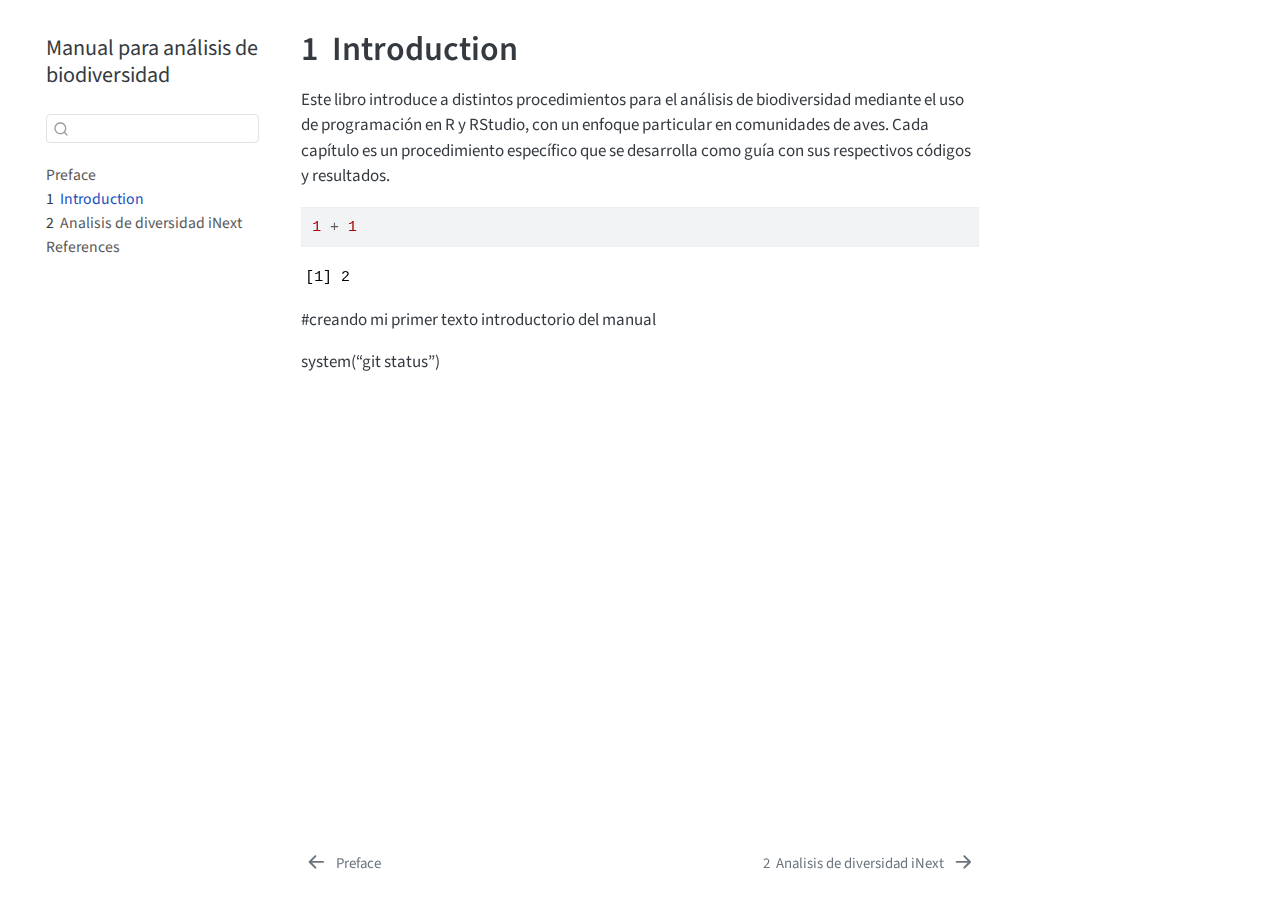
<file: _book/intro.html>
<!DOCTYPE html>
<html xmlns="http://www.w3.org/1999/xhtml" lang="en" xml:lang="en"><head>

<meta charset="utf-8">
<meta name="generator" content="quarto-1.7.31">

<meta name="viewport" content="width=device-width, initial-scale=1.0, user-scalable=yes">


<title>1&nbsp; Introduction – Manual para análisis de biodiversidad</title>
<style>
code{white-space: pre-wrap;}
span.smallcaps{font-variant: small-caps;}
div.columns{display: flex; gap: min(4vw, 1.5em);}
div.column{flex: auto; overflow-x: auto;}
div.hanging-indent{margin-left: 1.5em; text-indent: -1.5em;}
ul.task-list{list-style: none;}
ul.task-list li input[type="checkbox"] {
  width: 0.8em;
  margin: 0 0.8em 0.2em -1em; /* quarto-specific, see https://github.com/quarto-dev/quarto-cli/issues/4556 */ 
  vertical-align: middle;
}
/* CSS for syntax highlighting */
html { -webkit-text-size-adjust: 100%; }
pre > code.sourceCode { white-space: pre; position: relative; }
pre > code.sourceCode > span { display: inline-block; line-height: 1.25; }
pre > code.sourceCode > span:empty { height: 1.2em; }
.sourceCode { overflow: visible; }
code.sourceCode > span { color: inherit; text-decoration: inherit; }
div.sourceCode { margin: 1em 0; }
pre.sourceCode { margin: 0; }
@media screen {
div.sourceCode { overflow: auto; }
}
@media print {
pre > code.sourceCode { white-space: pre-wrap; }
pre > code.sourceCode > span { text-indent: -5em; padding-left: 5em; }
}
pre.numberSource code
  { counter-reset: source-line 0; }
pre.numberSource code > span
  { position: relative; left: -4em; counter-increment: source-line; }
pre.numberSource code > span > a:first-child::before
  { content: counter(source-line);
    position: relative; left: -1em; text-align: right; vertical-align: baseline;
    border: none; display: inline-block;
    -webkit-touch-callout: none; -webkit-user-select: none;
    -khtml-user-select: none; -moz-user-select: none;
    -ms-user-select: none; user-select: none;
    padding: 0 4px; width: 4em;
  }
pre.numberSource { margin-left: 3em;  padding-left: 4px; }
div.sourceCode
  {   }
@media screen {
pre > code.sourceCode > span > a:first-child::before { text-decoration: underline; }
}
</style>


<script src="site_libs/quarto-nav/quarto-nav.js"></script>
<script src="site_libs/quarto-nav/headroom.min.js"></script>
<script src="site_libs/clipboard/clipboard.min.js"></script>
<script src="site_libs/quarto-search/autocomplete.umd.js"></script>
<script src="site_libs/quarto-search/fuse.min.js"></script>
<script src="site_libs/quarto-search/quarto-search.js"></script>
<meta name="quarto:offset" content="./">
<link href="./Analisis_de_diversidad_iNext.html" rel="next">
<link href="./index.html" rel="prev">
<script src="site_libs/quarto-html/quarto.js" type="module"></script>
<script src="site_libs/quarto-html/tabsets/tabsets.js" type="module"></script>
<script src="site_libs/quarto-html/popper.min.js"></script>
<script src="site_libs/quarto-html/tippy.umd.min.js"></script>
<script src="site_libs/quarto-html/anchor.min.js"></script>
<link href="site_libs/quarto-html/tippy.css" rel="stylesheet">
<link href="site_libs/quarto-html/quarto-syntax-highlighting-e1a5c8363afafaef2c763b6775fbf3ca.css" rel="stylesheet" id="quarto-text-highlighting-styles">
<script src="site_libs/bootstrap/bootstrap.min.js"></script>
<link href="site_libs/bootstrap/bootstrap-icons.css" rel="stylesheet">
<link href="site_libs/bootstrap/bootstrap-364982630eef5352dd1537128a8ed5cb.min.css" rel="stylesheet" append-hash="true" id="quarto-bootstrap" data-mode="light">
<script id="quarto-search-options" type="application/json">{
  "location": "sidebar",
  "copy-button": false,
  "collapse-after": 3,
  "panel-placement": "start",
  "type": "textbox",
  "limit": 50,
  "keyboard-shortcut": [
    "f",
    "/",
    "s"
  ],
  "show-item-context": false,
  "language": {
    "search-no-results-text": "No results",
    "search-matching-documents-text": "matching documents",
    "search-copy-link-title": "Copy link to search",
    "search-hide-matches-text": "Hide additional matches",
    "search-more-match-text": "more match in this document",
    "search-more-matches-text": "more matches in this document",
    "search-clear-button-title": "Clear",
    "search-text-placeholder": "",
    "search-detached-cancel-button-title": "Cancel",
    "search-submit-button-title": "Submit",
    "search-label": "Search"
  }
}</script>


</head>

<body class="nav-sidebar floating quarto-light">

<div id="quarto-search-results"></div>
  <header id="quarto-header" class="headroom fixed-top">
  <nav class="quarto-secondary-nav">
    <div class="container-fluid d-flex">
      <button type="button" class="quarto-btn-toggle btn" data-bs-toggle="collapse" role="button" data-bs-target=".quarto-sidebar-collapse-item" aria-controls="quarto-sidebar" aria-expanded="false" aria-label="Toggle sidebar navigation" onclick="if (window.quartoToggleHeadroom) { window.quartoToggleHeadroom(); }">
        <i class="bi bi-layout-text-sidebar-reverse"></i>
      </button>
        <nav class="quarto-page-breadcrumbs" aria-label="breadcrumb"><ol class="breadcrumb"><li class="breadcrumb-item"><a href="./intro.html"><span class="chapter-number">1</span>&nbsp; <span class="chapter-title">Introduction</span></a></li></ol></nav>
        <a class="flex-grow-1" role="navigation" data-bs-toggle="collapse" data-bs-target=".quarto-sidebar-collapse-item" aria-controls="quarto-sidebar" aria-expanded="false" aria-label="Toggle sidebar navigation" onclick="if (window.quartoToggleHeadroom) { window.quartoToggleHeadroom(); }">      
        </a>
      <button type="button" class="btn quarto-search-button" aria-label="Search" onclick="window.quartoOpenSearch();">
        <i class="bi bi-search"></i>
      </button>
    </div>
  </nav>
</header>
<!-- content -->
<div id="quarto-content" class="quarto-container page-columns page-rows-contents page-layout-article">
<!-- sidebar -->
  <nav id="quarto-sidebar" class="sidebar collapse collapse-horizontal quarto-sidebar-collapse-item sidebar-navigation floating overflow-auto">
    <div class="pt-lg-2 mt-2 text-left sidebar-header">
    <div class="sidebar-title mb-0 py-0">
      <a href="./">Manual para análisis de biodiversidad</a> 
    </div>
      </div>
        <div class="mt-2 flex-shrink-0 align-items-center">
        <div class="sidebar-search">
        <div id="quarto-search" class="" title="Search"></div>
        </div>
        </div>
    <div class="sidebar-menu-container"> 
    <ul class="list-unstyled mt-1">
        <li class="sidebar-item">
  <div class="sidebar-item-container"> 
  <a href="./index.html" class="sidebar-item-text sidebar-link">
 <span class="menu-text">Preface</span></a>
  </div>
</li>
        <li class="sidebar-item">
  <div class="sidebar-item-container"> 
  <a href="./intro.html" class="sidebar-item-text sidebar-link active">
 <span class="menu-text"><span class="chapter-number">1</span>&nbsp; <span class="chapter-title">Introduction</span></span></a>
  </div>
</li>
        <li class="sidebar-item">
  <div class="sidebar-item-container"> 
  <a href="./Analisis_de_diversidad_iNext.html" class="sidebar-item-text sidebar-link">
 <span class="menu-text"><span class="chapter-number">2</span>&nbsp; <span class="chapter-title">Analisis de diversidad iNext</span></span></a>
  </div>
</li>
        <li class="sidebar-item">
  <div class="sidebar-item-container"> 
  <a href="./references.html" class="sidebar-item-text sidebar-link">
 <span class="menu-text">References</span></a>
  </div>
</li>
    </ul>
    </div>
</nav>
<div id="quarto-sidebar-glass" class="quarto-sidebar-collapse-item" data-bs-toggle="collapse" data-bs-target=".quarto-sidebar-collapse-item"></div>
<!-- margin-sidebar -->
    <div id="quarto-margin-sidebar" class="sidebar margin-sidebar zindex-bottom">
        
    </div>
<!-- main -->
<main class="content" id="quarto-document-content">

<header id="title-block-header" class="quarto-title-block default">
<div class="quarto-title">
<h1 class="title"><span class="chapter-number">1</span>&nbsp; <span class="chapter-title">Introduction</span></h1>
</div>



<div class="quarto-title-meta">

    
  
    
  </div>
  


</header>


<p>Este libro introduce a distintos procedimientos para el análisis de biodiversidad mediante el uso de programación en R y RStudio, con un enfoque particular en comunidades de aves. Cada capítulo es un procedimiento específico que se desarrolla como guía con sus respectivos códigos y resultados.</p>
<div class="cell">
<div class="sourceCode cell-code" id="cb1"><pre class="sourceCode r code-with-copy"><code class="sourceCode r"><span id="cb1-1"><a href="#cb1-1" aria-hidden="true" tabindex="-1"></a><span class="dv">1</span> <span class="sc">+</span> <span class="dv">1</span></span></code><button title="Copy to Clipboard" class="code-copy-button"><i class="bi"></i></button></pre></div>
<div class="cell-output cell-output-stdout">
<pre><code>[1] 2</code></pre>
</div>
</div>
<p>#creando mi primer texto introductorio del manual</p>
<p>system(“git status”)</p>



</main> <!-- /main -->
<script id="quarto-html-after-body" type="application/javascript">
  window.document.addEventListener("DOMContentLoaded", function (event) {
    const icon = "";
    const anchorJS = new window.AnchorJS();
    anchorJS.options = {
      placement: 'right',
      icon: icon
    };
    anchorJS.add('.anchored');
    const isCodeAnnotation = (el) => {
      for (const clz of el.classList) {
        if (clz.startsWith('code-annotation-')) {                     
          return true;
        }
      }
      return false;
    }
    const onCopySuccess = function(e) {
      // button target
      const button = e.trigger;
      // don't keep focus
      button.blur();
      // flash "checked"
      button.classList.add('code-copy-button-checked');
      var currentTitle = button.getAttribute("title");
      button.setAttribute("title", "Copied!");
      let tooltip;
      if (window.bootstrap) {
        button.setAttribute("data-bs-toggle", "tooltip");
        button.setAttribute("data-bs-placement", "left");
        button.setAttribute("data-bs-title", "Copied!");
        tooltip = new bootstrap.Tooltip(button, 
          { trigger: "manual", 
            customClass: "code-copy-button-tooltip",
            offset: [0, -8]});
        tooltip.show();    
      }
      setTimeout(function() {
        if (tooltip) {
          tooltip.hide();
          button.removeAttribute("data-bs-title");
          button.removeAttribute("data-bs-toggle");
          button.removeAttribute("data-bs-placement");
        }
        button.setAttribute("title", currentTitle);
        button.classList.remove('code-copy-button-checked');
      }, 1000);
      // clear code selection
      e.clearSelection();
    }
    const getTextToCopy = function(trigger) {
        const codeEl = trigger.previousElementSibling.cloneNode(true);
        for (const childEl of codeEl.children) {
          if (isCodeAnnotation(childEl)) {
            childEl.remove();
          }
        }
        return codeEl.innerText;
    }
    const clipboard = new window.ClipboardJS('.code-copy-button:not([data-in-quarto-modal])', {
      text: getTextToCopy
    });
    clipboard.on('success', onCopySuccess);
    if (window.document.getElementById('quarto-embedded-source-code-modal')) {
      const clipboardModal = new window.ClipboardJS('.code-copy-button[data-in-quarto-modal]', {
        text: getTextToCopy,
        container: window.document.getElementById('quarto-embedded-source-code-modal')
      });
      clipboardModal.on('success', onCopySuccess);
    }
      var localhostRegex = new RegExp(/^(?:http|https):\/\/localhost\:?[0-9]*\//);
      var mailtoRegex = new RegExp(/^mailto:/);
        var filterRegex = new RegExp('/' + window.location.host + '/');
      var isInternal = (href) => {
          return filterRegex.test(href) || localhostRegex.test(href) || mailtoRegex.test(href);
      }
      // Inspect non-navigation links and adorn them if external
     var links = window.document.querySelectorAll('a[href]:not(.nav-link):not(.navbar-brand):not(.toc-action):not(.sidebar-link):not(.sidebar-item-toggle):not(.pagination-link):not(.no-external):not([aria-hidden]):not(.dropdown-item):not(.quarto-navigation-tool):not(.about-link)');
      for (var i=0; i<links.length; i++) {
        const link = links[i];
        if (!isInternal(link.href)) {
          // undo the damage that might have been done by quarto-nav.js in the case of
          // links that we want to consider external
          if (link.dataset.originalHref !== undefined) {
            link.href = link.dataset.originalHref;
          }
        }
      }
    function tippyHover(el, contentFn, onTriggerFn, onUntriggerFn) {
      const config = {
        allowHTML: true,
        maxWidth: 500,
        delay: 100,
        arrow: false,
        appendTo: function(el) {
            return el.parentElement;
        },
        interactive: true,
        interactiveBorder: 10,
        theme: 'quarto',
        placement: 'bottom-start',
      };
      if (contentFn) {
        config.content = contentFn;
      }
      if (onTriggerFn) {
        config.onTrigger = onTriggerFn;
      }
      if (onUntriggerFn) {
        config.onUntrigger = onUntriggerFn;
      }
      window.tippy(el, config); 
    }
    const noterefs = window.document.querySelectorAll('a[role="doc-noteref"]');
    for (var i=0; i<noterefs.length; i++) {
      const ref = noterefs[i];
      tippyHover(ref, function() {
        // use id or data attribute instead here
        let href = ref.getAttribute('data-footnote-href') || ref.getAttribute('href');
        try { href = new URL(href).hash; } catch {}
        const id = href.replace(/^#\/?/, "");
        const note = window.document.getElementById(id);
        if (note) {
          return note.innerHTML;
        } else {
          return "";
        }
      });
    }
    const xrefs = window.document.querySelectorAll('a.quarto-xref');
    const processXRef = (id, note) => {
      // Strip column container classes
      const stripColumnClz = (el) => {
        el.classList.remove("page-full", "page-columns");
        if (el.children) {
          for (const child of el.children) {
            stripColumnClz(child);
          }
        }
      }
      stripColumnClz(note)
      if (id === null || id.startsWith('sec-')) {
        // Special case sections, only their first couple elements
        const container = document.createElement("div");
        if (note.children && note.children.length > 2) {
          container.appendChild(note.children[0].cloneNode(true));
          for (let i = 1; i < note.children.length; i++) {
            const child = note.children[i];
            if (child.tagName === "P" && child.innerText === "") {
              continue;
            } else {
              container.appendChild(child.cloneNode(true));
              break;
            }
          }
          if (window.Quarto?.typesetMath) {
            window.Quarto.typesetMath(container);
          }
          return container.innerHTML
        } else {
          if (window.Quarto?.typesetMath) {
            window.Quarto.typesetMath(note);
          }
          return note.innerHTML;
        }
      } else {
        // Remove any anchor links if they are present
        const anchorLink = note.querySelector('a.anchorjs-link');
        if (anchorLink) {
          anchorLink.remove();
        }
        if (window.Quarto?.typesetMath) {
          window.Quarto.typesetMath(note);
        }
        if (note.classList.contains("callout")) {
          return note.outerHTML;
        } else {
          return note.innerHTML;
        }
      }
    }
    for (var i=0; i<xrefs.length; i++) {
      const xref = xrefs[i];
      tippyHover(xref, undefined, function(instance) {
        instance.disable();
        let url = xref.getAttribute('href');
        let hash = undefined; 
        if (url.startsWith('#')) {
          hash = url;
        } else {
          try { hash = new URL(url).hash; } catch {}
        }
        if (hash) {
          const id = hash.replace(/^#\/?/, "");
          const note = window.document.getElementById(id);
          if (note !== null) {
            try {
              const html = processXRef(id, note.cloneNode(true));
              instance.setContent(html);
            } finally {
              instance.enable();
              instance.show();
            }
          } else {
            // See if we can fetch this
            fetch(url.split('#')[0])
            .then(res => res.text())
            .then(html => {
              const parser = new DOMParser();
              const htmlDoc = parser.parseFromString(html, "text/html");
              const note = htmlDoc.getElementById(id);
              if (note !== null) {
                const html = processXRef(id, note);
                instance.setContent(html);
              } 
            }).finally(() => {
              instance.enable();
              instance.show();
            });
          }
        } else {
          // See if we can fetch a full url (with no hash to target)
          // This is a special case and we should probably do some content thinning / targeting
          fetch(url)
          .then(res => res.text())
          .then(html => {
            const parser = new DOMParser();
            const htmlDoc = parser.parseFromString(html, "text/html");
            const note = htmlDoc.querySelector('main.content');
            if (note !== null) {
              // This should only happen for chapter cross references
              // (since there is no id in the URL)
              // remove the first header
              if (note.children.length > 0 && note.children[0].tagName === "HEADER") {
                note.children[0].remove();
              }
              const html = processXRef(null, note);
              instance.setContent(html);
            } 
          }).finally(() => {
            instance.enable();
            instance.show();
          });
        }
      }, function(instance) {
      });
    }
        let selectedAnnoteEl;
        const selectorForAnnotation = ( cell, annotation) => {
          let cellAttr = 'data-code-cell="' + cell + '"';
          let lineAttr = 'data-code-annotation="' +  annotation + '"';
          const selector = 'span[' + cellAttr + '][' + lineAttr + ']';
          return selector;
        }
        const selectCodeLines = (annoteEl) => {
          const doc = window.document;
          const targetCell = annoteEl.getAttribute("data-target-cell");
          const targetAnnotation = annoteEl.getAttribute("data-target-annotation");
          const annoteSpan = window.document.querySelector(selectorForAnnotation(targetCell, targetAnnotation));
          const lines = annoteSpan.getAttribute("data-code-lines").split(",");
          const lineIds = lines.map((line) => {
            return targetCell + "-" + line;
          })
          let top = null;
          let height = null;
          let parent = null;
          if (lineIds.length > 0) {
              //compute the position of the single el (top and bottom and make a div)
              const el = window.document.getElementById(lineIds[0]);
              top = el.offsetTop;
              height = el.offsetHeight;
              parent = el.parentElement.parentElement;
            if (lineIds.length > 1) {
              const lastEl = window.document.getElementById(lineIds[lineIds.length - 1]);
              const bottom = lastEl.offsetTop + lastEl.offsetHeight;
              height = bottom - top;
            }
            if (top !== null && height !== null && parent !== null) {
              // cook up a div (if necessary) and position it 
              let div = window.document.getElementById("code-annotation-line-highlight");
              if (div === null) {
                div = window.document.createElement("div");
                div.setAttribute("id", "code-annotation-line-highlight");
                div.style.position = 'absolute';
                parent.appendChild(div);
              }
              div.style.top = top - 2 + "px";
              div.style.height = height + 4 + "px";
              div.style.left = 0;
              let gutterDiv = window.document.getElementById("code-annotation-line-highlight-gutter");
              if (gutterDiv === null) {
                gutterDiv = window.document.createElement("div");
                gutterDiv.setAttribute("id", "code-annotation-line-highlight-gutter");
                gutterDiv.style.position = 'absolute';
                const codeCell = window.document.getElementById(targetCell);
                const gutter = codeCell.querySelector('.code-annotation-gutter');
                gutter.appendChild(gutterDiv);
              }
              gutterDiv.style.top = top - 2 + "px";
              gutterDiv.style.height = height + 4 + "px";
            }
            selectedAnnoteEl = annoteEl;
          }
        };
        const unselectCodeLines = () => {
          const elementsIds = ["code-annotation-line-highlight", "code-annotation-line-highlight-gutter"];
          elementsIds.forEach((elId) => {
            const div = window.document.getElementById(elId);
            if (div) {
              div.remove();
            }
          });
          selectedAnnoteEl = undefined;
        };
          // Handle positioning of the toggle
      window.addEventListener(
        "resize",
        throttle(() => {
          elRect = undefined;
          if (selectedAnnoteEl) {
            selectCodeLines(selectedAnnoteEl);
          }
        }, 10)
      );
      function throttle(fn, ms) {
      let throttle = false;
      let timer;
        return (...args) => {
          if(!throttle) { // first call gets through
              fn.apply(this, args);
              throttle = true;
          } else { // all the others get throttled
              if(timer) clearTimeout(timer); // cancel #2
              timer = setTimeout(() => {
                fn.apply(this, args);
                timer = throttle = false;
              }, ms);
          }
        };
      }
        // Attach click handler to the DT
        const annoteDls = window.document.querySelectorAll('dt[data-target-cell]');
        for (const annoteDlNode of annoteDls) {
          annoteDlNode.addEventListener('click', (event) => {
            const clickedEl = event.target;
            if (clickedEl !== selectedAnnoteEl) {
              unselectCodeLines();
              const activeEl = window.document.querySelector('dt[data-target-cell].code-annotation-active');
              if (activeEl) {
                activeEl.classList.remove('code-annotation-active');
              }
              selectCodeLines(clickedEl);
              clickedEl.classList.add('code-annotation-active');
            } else {
              // Unselect the line
              unselectCodeLines();
              clickedEl.classList.remove('code-annotation-active');
            }
          });
        }
    const findCites = (el) => {
      const parentEl = el.parentElement;
      if (parentEl) {
        const cites = parentEl.dataset.cites;
        if (cites) {
          return {
            el,
            cites: cites.split(' ')
          };
        } else {
          return findCites(el.parentElement)
        }
      } else {
        return undefined;
      }
    };
    var bibliorefs = window.document.querySelectorAll('a[role="doc-biblioref"]');
    for (var i=0; i<bibliorefs.length; i++) {
      const ref = bibliorefs[i];
      const citeInfo = findCites(ref);
      if (citeInfo) {
        tippyHover(citeInfo.el, function() {
          var popup = window.document.createElement('div');
          citeInfo.cites.forEach(function(cite) {
            var citeDiv = window.document.createElement('div');
            citeDiv.classList.add('hanging-indent');
            citeDiv.classList.add('csl-entry');
            var biblioDiv = window.document.getElementById('ref-' + cite);
            if (biblioDiv) {
              citeDiv.innerHTML = biblioDiv.innerHTML;
            }
            popup.appendChild(citeDiv);
          });
          return popup.innerHTML;
        });
      }
    }
  });
  </script>
<nav class="page-navigation">
  <div class="nav-page nav-page-previous">
      <a href="./index.html" class="pagination-link" aria-label="Preface">
        <i class="bi bi-arrow-left-short"></i> <span class="nav-page-text">Preface</span>
      </a>          
  </div>
  <div class="nav-page nav-page-next">
      <a href="./Analisis_de_diversidad_iNext.html" class="pagination-link" aria-label="Analisis de diversidad iNext">
        <span class="nav-page-text"><span class="chapter-number">2</span>&nbsp; <span class="chapter-title">Analisis de diversidad iNext</span></span> <i class="bi bi-arrow-right-short"></i>
      </a>
  </div>
</nav>
</div> <!-- /content -->




</body></html>
</file>
<file: _book/site_libs/quarto-html/tippy.css>
.tippy-box[data-animation=fade][data-state=hidden]{opacity:0}[data-tippy-root]{max-width:calc(100vw - 10px)}.tippy-box{position:relative;background-color:#333;color:#fff;border-radius:4px;font-size:14px;line-height:1.4;white-space:normal;outline:0;transition-property:transform,visibility,opacity}.tippy-box[data-placement^=top]>.tippy-arrow{bottom:0}.tippy-box[data-placement^=top]>.tippy-arrow:before{bottom:-7px;left:0;border-width:8px 8px 0;border-top-color:initial;transform-origin:center top}.tippy-box[data-placement^=bottom]>.tippy-arrow{top:0}.tippy-box[data-placement^=bottom]>.tippy-arrow:before{top:-7px;left:0;border-width:0 8px 8px;border-bottom-color:initial;transform-origin:center bottom}.tippy-box[data-placement^=left]>.tippy-arrow{right:0}.tippy-box[data-placement^=left]>.tippy-arrow:before{border-width:8px 0 8px 8px;border-left-color:initial;right:-7px;transform-origin:center left}.tippy-box[data-placement^=right]>.tippy-arrow{left:0}.tippy-box[data-placement^=right]>.tippy-arrow:before{left:-7px;border-width:8px 8px 8px 0;border-right-color:initial;transform-origin:center right}.tippy-box[data-inertia][data-state=visible]{transition-timing-function:cubic-bezier(.54,1.5,.38,1.11)}.tippy-arrow{width:16px;height:16px;color:#333}.tippy-arrow:before{content:"";position:absolute;border-color:transparent;border-style:solid}.tippy-content{position:relative;padding:5px 9px;z-index:1}
</file>
<file: _book/site_libs/quarto-html/quarto-syntax-highlighting-e1a5c8363afafaef2c763b6775fbf3ca.css>
/* quarto syntax highlight colors */
:root {
  --quarto-hl-ot-color: #003B4F;
  --quarto-hl-at-color: #657422;
  --quarto-hl-ss-color: #20794D;
  --quarto-hl-an-color: #5E5E5E;
  --quarto-hl-fu-color: #4758AB;
  --quarto-hl-st-color: #20794D;
  --quarto-hl-cf-color: #003B4F;
  --quarto-hl-op-color: #5E5E5E;
  --quarto-hl-er-color: #AD0000;
  --quarto-hl-bn-color: #AD0000;
  --quarto-hl-al-color: #AD0000;
  --quarto-hl-va-color: #111111;
  --quarto-hl-bu-color: inherit;
  --quarto-hl-ex-color: inherit;
  --quarto-hl-pp-color: #AD0000;
  --quarto-hl-in-color: #5E5E5E;
  --quarto-hl-vs-color: #20794D;
  --quarto-hl-wa-color: #5E5E5E;
  --quarto-hl-do-color: #5E5E5E;
  --quarto-hl-im-color: #00769E;
  --quarto-hl-ch-color: #20794D;
  --quarto-hl-dt-color: #AD0000;
  --quarto-hl-fl-color: #AD0000;
  --quarto-hl-co-color: #5E5E5E;
  --quarto-hl-cv-color: #5E5E5E;
  --quarto-hl-cn-color: #8f5902;
  --quarto-hl-sc-color: #5E5E5E;
  --quarto-hl-dv-color: #AD0000;
  --quarto-hl-kw-color: #003B4F;
}

/* other quarto variables */
:root {
  --quarto-font-monospace: SFMono-Regular, Menlo, Monaco, Consolas, "Liberation Mono", "Courier New", monospace;
}

/* syntax highlight based on Pandoc's rules */
pre > code.sourceCode > span {
  color: #003B4F;
}

code.sourceCode > span {
  color: #003B4F;
}

div.sourceCode,
div.sourceCode pre.sourceCode {
  color: #003B4F;
}

/* Normal */
code span {
  color: #003B4F;
}

/* Alert */
code span.al {
  color: #AD0000;
  font-style: inherit;
}

/* Annotation */
code span.an {
  color: #5E5E5E;
  font-style: inherit;
}

/* Attribute */
code span.at {
  color: #657422;
  font-style: inherit;
}

/* BaseN */
code span.bn {
  color: #AD0000;
  font-style: inherit;
}

/* BuiltIn */
code span.bu {
  font-style: inherit;
}

/* ControlFlow */
code span.cf {
  color: #003B4F;
  font-weight: bold;
  font-style: inherit;
}

/* Char */
code span.ch {
  color: #20794D;
  font-style: inherit;
}

/* Constant */
code span.cn {
  color: #8f5902;
  font-style: inherit;
}

/* Comment */
code span.co {
  color: #5E5E5E;
  font-style: inherit;
}

/* CommentVar */
code span.cv {
  color: #5E5E5E;
  font-style: italic;
}

/* Documentation */
code span.do {
  color: #5E5E5E;
  font-style: italic;
}

/* DataType */
code span.dt {
  color: #AD0000;
  font-style: inherit;
}

/* DecVal */
code span.dv {
  color: #AD0000;
  font-style: inherit;
}

/* Error */
code span.er {
  color: #AD0000;
  font-style: inherit;
}

/* Extension */
code span.ex {
  font-style: inherit;
}

/* Float */
code span.fl {
  color: #AD0000;
  font-style: inherit;
}

/* Function */
code span.fu {
  color: #4758AB;
  font-style: inherit;
}

/* Import */
code span.im {
  color: #00769E;
  font-style: inherit;
}

/* Information */
code span.in {
  color: #5E5E5E;
  font-style: inherit;
}

/* Keyword */
code span.kw {
  color: #003B4F;
  font-weight: bold;
  font-style: inherit;
}

/* Operator */
code span.op {
  color: #5E5E5E;
  font-style: inherit;
}

/* Other */
code span.ot {
  color: #003B4F;
  font-style: inherit;
}

/* Preprocessor */
code span.pp {
  color: #AD0000;
  font-style: inherit;
}

/* SpecialChar */
code span.sc {
  color: #5E5E5E;
  font-style: inherit;
}

/* SpecialString */
code span.ss {
  color: #20794D;
  font-style: inherit;
}

/* String */
code span.st {
  color: #20794D;
  font-style: inherit;
}

/* Variable */
code span.va {
  color: #111111;
  font-style: inherit;
}

/* VerbatimString */
code span.vs {
  color: #20794D;
  font-style: inherit;
}

/* Warning */
code span.wa {
  color: #5E5E5E;
  font-style: italic;
}

.prevent-inlining {
  content: "</";
}

/*# sourceMappingURL=c735b2cac6c846c1abc72f5ce1520814.css.map */
</file>
